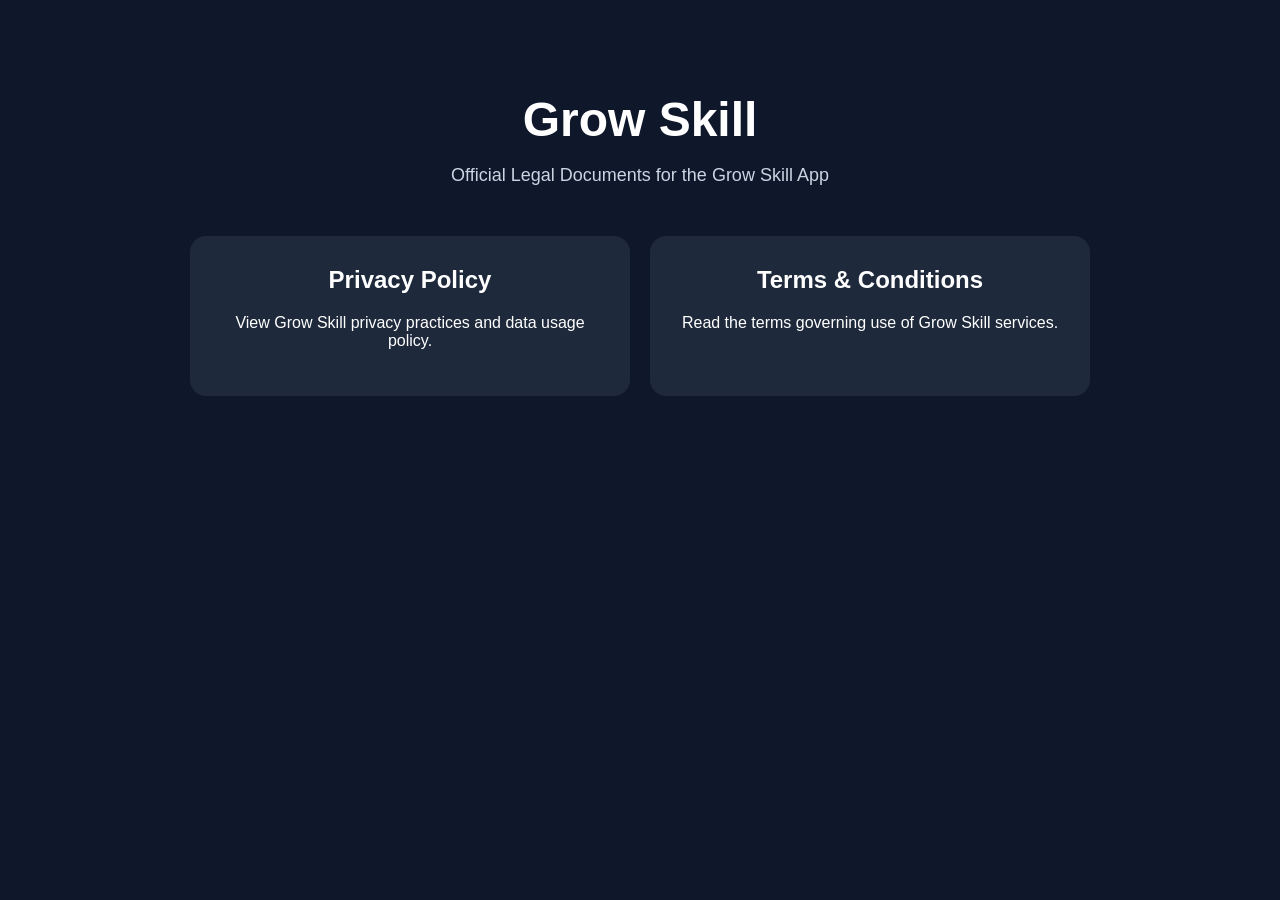
<file: index.html>
<!DOCTYPE html>
<html lang="en">
<head>
  <meta charset="UTF-8" />
  <meta name="viewport" content="width=device-width, initial-scale=1.0" />
  <title>Grow Skill Legal Pages</title>
  <link rel="stylesheet" href="styles.css" />
</head>
<body>
  <div class="container">
    <h1>Grow Skill</h1>
    <p class="subtitle">
      Official Legal Documents for the Grow Skill App
    </p>

    <div class="cards">
      <a class="card" href="privacy-policy.html">
        <h2>Privacy Policy</h2>
        <p>View Grow Skill privacy practices and data usage policy.</p>
      </a>

      <a class="card" href="terms.html">
        <h2>Terms & Conditions</h2>
        <p>Read the terms governing use of Grow Skill services.</p>
      </a>
    </div>
  </div>
</body>
</html>
</file>
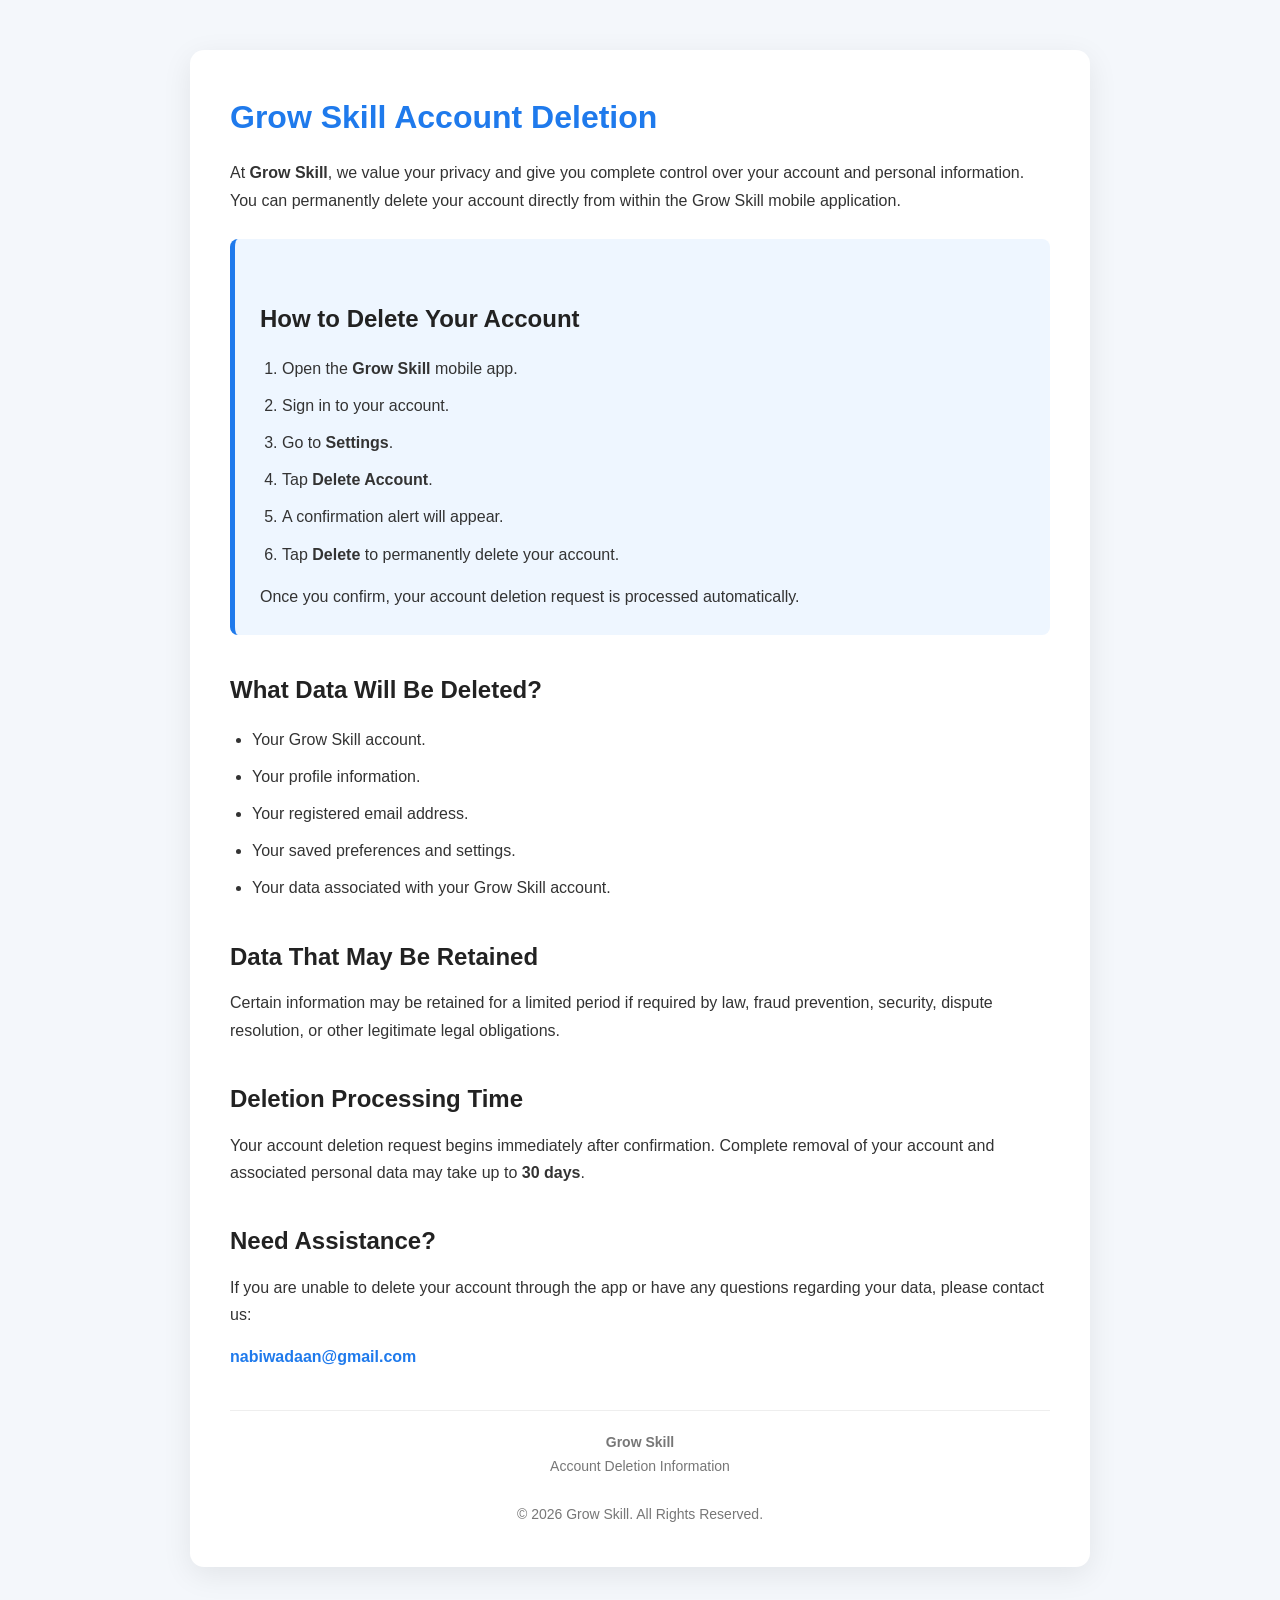
<file: DeleteAccount.html>
<!DOCTYPE html>
<html lang="en">

<head>
    <meta charset="UTF-8" />
    <meta name="viewport" content="width=device-width, initial-scale=1.0" />
    <title>Grow Skill - Delete Account</title>

    <style>
        * {
            margin: 0;
            padding: 0;
            box-sizing: border-box;
            font-family: Arial, Helvetica, sans-serif;
        }

        body {
            background: #f4f7fb;
            color: #333;
            line-height: 1.7;
        }

        .container {
            max-width: 900px;
            margin: 50px auto;
            background: #ffffff;
            border-radius: 14px;
            padding: 40px;
            box-shadow: 0 8px 30px rgba(0, 0, 0, .08);
        }

        h1 {
            color: #1f7aec;
            margin-bottom: 15px;
        }

        h2 {
            color: #222;
            margin-top: 35px;
            margin-bottom: 10px;
        }

        p {
            margin-top: 12px;
        }

        ol,
        ul {
            margin: 15px 0;
            padding-left: 22px;
        }

        li {
            margin-bottom: 10px;
        }

        .box {
            margin-top: 25px;
            padding: 25px;
            background: #eef6ff;
            border-left: 5px solid #1f7aec;
            border-radius: 8px;
        }

        .email {
            display: inline-block;
            margin-top: 15px;
            color: #1f7aec;
            text-decoration: none;
            font-weight: bold;
        }

        .email:hover {
            text-decoration: underline;
        }

        footer {
            margin-top: 40px;
            text-align: center;
            color: #777;
            font-size: 14px;
            border-top: 1px solid #eee;
            padding-top: 20px;
        }

        @media (max-width:768px) {
            .container {
                margin: 20px;
                padding: 25px;
            }
        }
    </style>
</head>

<body>

    <div class="container">

        <h1>Grow Skill Account Deletion</h1>

        <p>
            At <strong>Grow Skill</strong>, we value your privacy and give you complete
            control over your account and personal information.
            You can permanently delete your account directly from within the Grow Skill
            mobile application.
        </p>

        <div class="box">

            <h2>How to Delete Your Account</h2>

            <ol>
                <li>Open the <strong>Grow Skill</strong> mobile app.</li>
                <li>Sign in to your account.</li>
                <li>Go to <strong>Settings</strong>.</li>
                <li>Tap <strong>Delete Account</strong>.</li>
                <li>A confirmation alert will appear.</li>
                <li>Tap <strong>Delete</strong> to permanently delete your account.</li>
            </ol>

            <p>
                Once you confirm, your account deletion request is processed automatically.
            </p>

        </div>

        <h2>What Data Will Be Deleted?</h2>

        <ul>
            <li>Your Grow Skill account.</li>
            <li>Your profile information.</li>
            <li>Your registered email address.</li>
            <li>Your saved preferences and settings.</li>
            <li>Your data associated with your Grow Skill account.</li>
        </ul>

        <h2>Data That May Be Retained</h2>

        <p>
            Certain information may be retained for a limited period if required by law,
            fraud prevention, security, dispute resolution, or other legitimate legal
            obligations.
        </p>

        <h2>Deletion Processing Time</h2>

        <p>
            Your account deletion request begins immediately after confirmation.
            Complete removal of your account and associated personal data may take
            up to <strong>30 days</strong>.
        </p>

        <h2>Need Assistance?</h2>

        <p>
            If you are unable to delete your account through the app or have any
            questions regarding your data, please contact us:
        </p>

        <a class="email" href="mailto:nabiwadaan@gmail.com">
            nabiwadaan@gmail.com
        </a>

        <footer>
            <strong>Grow Skill</strong><br>
            Account Deletion Information<br><br>
            © 2026 Grow Skill. All Rights Reserved.
        </footer>

    </div>

</body>

</html>
</file>
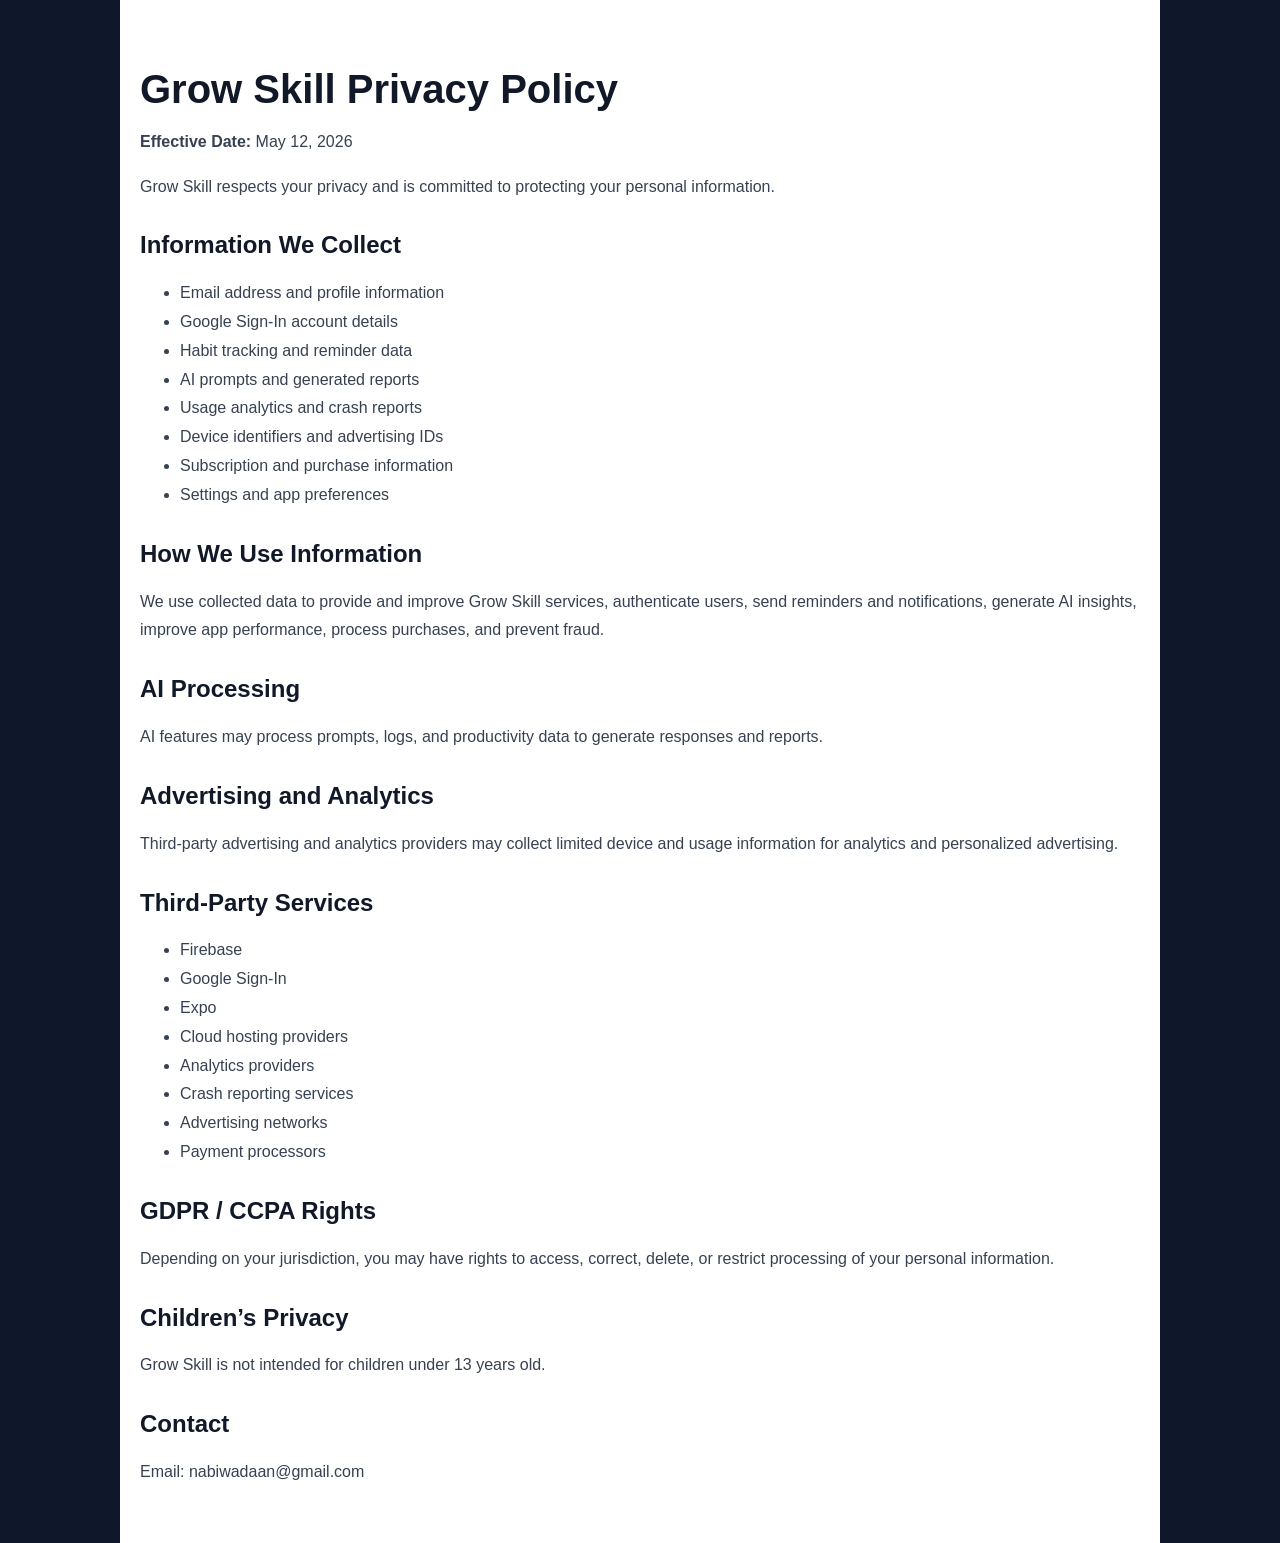
<file: privacy-policy.html>
<!DOCTYPE html>
<html lang="en">
<head>
  <meta charset="UTF-8" />
  <meta name="viewport" content="width=device-width, initial-scale=1.0" />
  <title>Grow Skill Privacy Policy</title>
  <link rel="stylesheet" href="styles.css" />
</head>
<body>
  <div class="page">
    <h1>Grow Skill Privacy Policy</h1>

    <p><strong>Effective Date:</strong> May 12, 2026</p>

    <p>
      Grow Skill respects your privacy and is committed to protecting your
      personal information.
    </p>

    <h2>Information We Collect</h2>
    <ul>
      <li>Email address and profile information</li>
      <li>Google Sign-In account details</li>
      <li>Habit tracking and reminder data</li>
      <li>AI prompts and generated reports</li>
      <li>Usage analytics and crash reports</li>
      <li>Device identifiers and advertising IDs</li>
      <li>Subscription and purchase information</li>
      <li>Settings and app preferences</li>
    </ul>

    <h2>How We Use Information</h2>
    <p>
      We use collected data to provide and improve Grow Skill services,
      authenticate users, send reminders and notifications, generate AI
      insights, improve app performance, process purchases, and prevent fraud.
    </p>

    <h2>AI Processing</h2>
    <p>
      AI features may process prompts, logs, and productivity data to generate
      responses and reports.
    </p>

    <h2>Advertising and Analytics</h2>
    <p>
      Third-party advertising and analytics providers may collect limited
      device and usage information for analytics and personalized advertising.
    </p>

    <h2>Third-Party Services</h2>
    <ul>
      <li>Firebase</li>
      <li>Google Sign-In</li>
      <li>Expo</li>
      <li>Cloud hosting providers</li>
      <li>Analytics providers</li>
      <li>Crash reporting services</li>
      <li>Advertising networks</li>
      <li>Payment processors</li>
    </ul>

    <h2>GDPR / CCPA Rights</h2>
    <p>
      Depending on your jurisdiction, you may have rights to access, correct,
      delete, or restrict processing of your personal information.
    </p>

    <h2>Children’s Privacy</h2>
    <p>
      Grow Skill is not intended for children under 13 years old.
    </p>

    <h2>Contact</h2>
    <p>Email: nabiwadaan@gmail.com</p>
    
  </div>
</body>
</html>
</file>
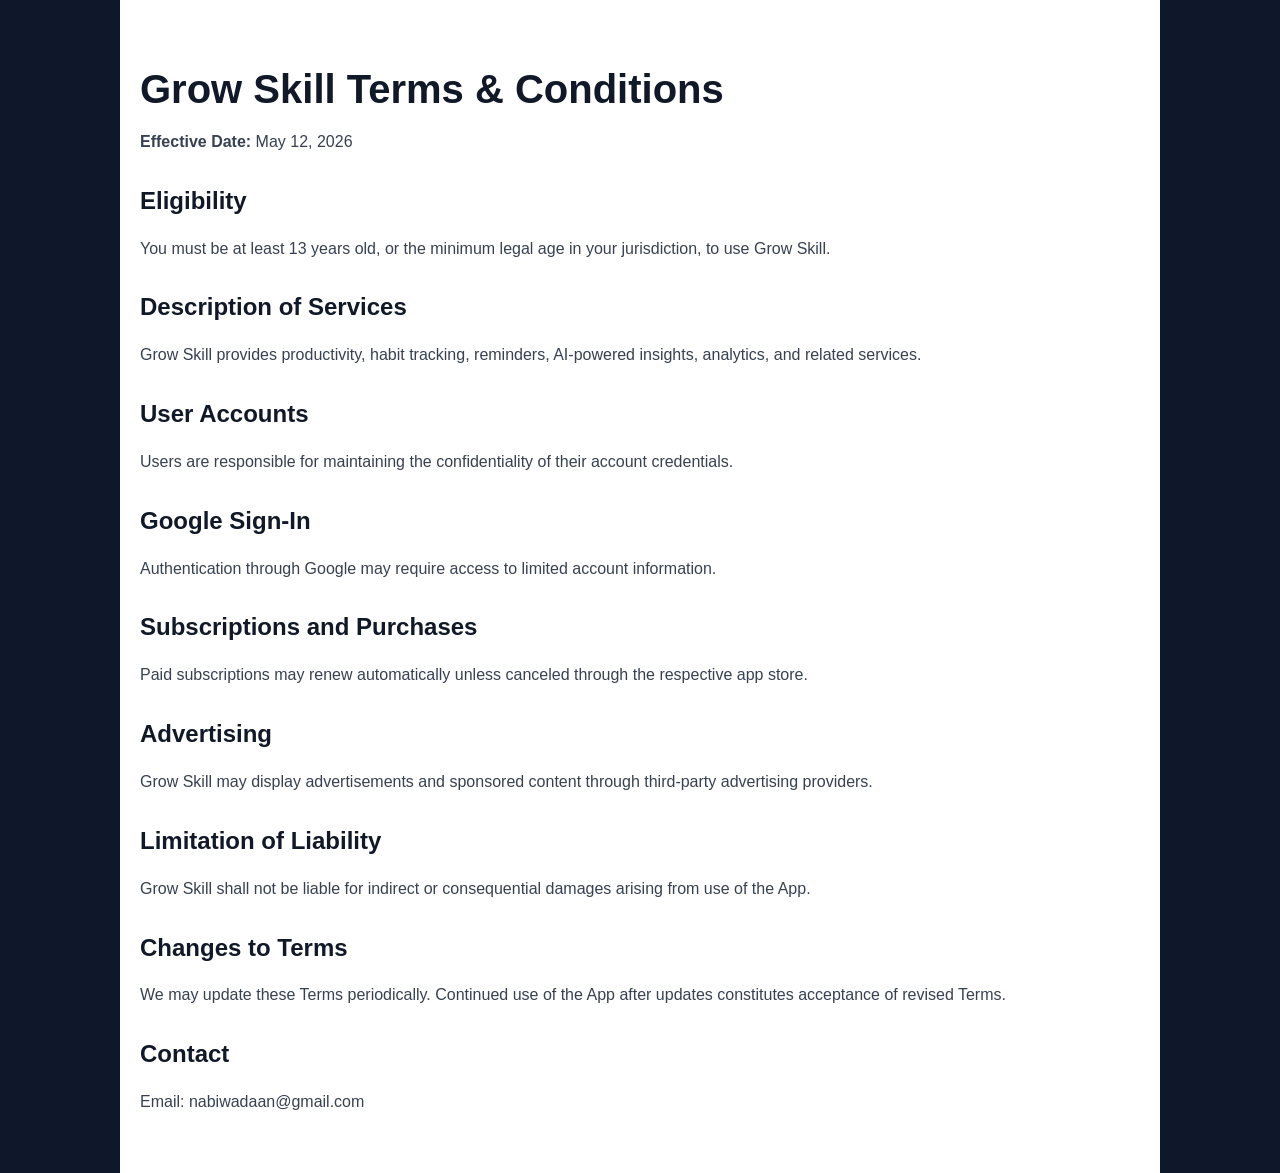
<file: terms.html>
<!DOCTYPE html>
<html lang="en">
<head>
  <meta charset="UTF-8" />
  <meta name="viewport" content="width=device-width, initial-scale=1.0" />
  <title>Grow Skill Terms & Conditions</title>
  <link rel="stylesheet" href="styles.css" />
</head>
<body>
  <div class="page">
    <h1>Grow Skill Terms & Conditions</h1>

    <p><strong>Effective Date:</strong> May 12, 2026</p>

    <h2>Eligibility</h2>
    <p>
      You must be at least 13 years old, or the minimum legal age in your
      jurisdiction, to use Grow Skill.
    </p>

    <h2>Description of Services</h2>
    <p>
      Grow Skill provides productivity, habit tracking, reminders, AI-powered
      insights, analytics, and related services.
    </p>

    <h2>User Accounts</h2>
    <p>
      Users are responsible for maintaining the confidentiality of their
      account credentials.
    </p>

    <h2>Google Sign-In</h2>
    <p>
      Authentication through Google may require access to limited account
      information.
    </p>

    <h2>Subscriptions and Purchases</h2>
    <p>
      Paid subscriptions may renew automatically unless canceled through the
      respective app store.
    </p>

    <h2>Advertising</h2>
    <p>
      Grow Skill may display advertisements and sponsored content through
      third-party advertising providers.
    </p>

    <h2>Limitation of Liability</h2>
    <p>
      Grow Skill shall not be liable for indirect or consequential damages
      arising from use of the App.
    </p>

    <h2>Changes to Terms</h2>
    <p>
      We may update these Terms periodically. Continued use of the App after
      updates constitutes acceptance of revised Terms.
    </p>

    <h2>Contact</h2>
    <p>Email: nabiwadaan@gmail.com</p>
  </div>
</body>
</html>
</file>
<file: styles.css>
body {
  margin: 0;
  font-family: Arial, sans-serif;
  background: #0f172a;
  color: #ffffff;
}

.container {
  max-width: 900px;
  margin: 0 auto;
  padding: 60px 20px;
  text-align: center;
}

h1 {
  font-size: 48px;
  margin-bottom: 10px;
}

.subtitle {
  font-size: 18px;
  color: #cbd5e1;
  margin-bottom: 50px;
}

.cards {
  display: grid;
  grid-template-columns: repeat(auto-fit, minmax(260px, 1fr));
  gap: 20px;
}

.card {
  background: #1e293b;
  padding: 30px;
  border-radius: 16px;
  text-decoration: none;
  color: white;
  transition: transform 0.2s ease;
}

.card:hover {
  transform: translateY(-4px);
}

.card h2 {
  margin-top: 0;
}

.page {
  max-width: 1000px;
  margin: 0 auto;
  padding: 40px 20px;
  background: white;
  color: #111827;
}

.page h1 {
  color: #111827;
  font-size: 40px;
}

.page h2 {
  margin-top: 30px;
}

.page p,
.page li {
  line-height: 1.8;
  color: #374151;
}
</file>
